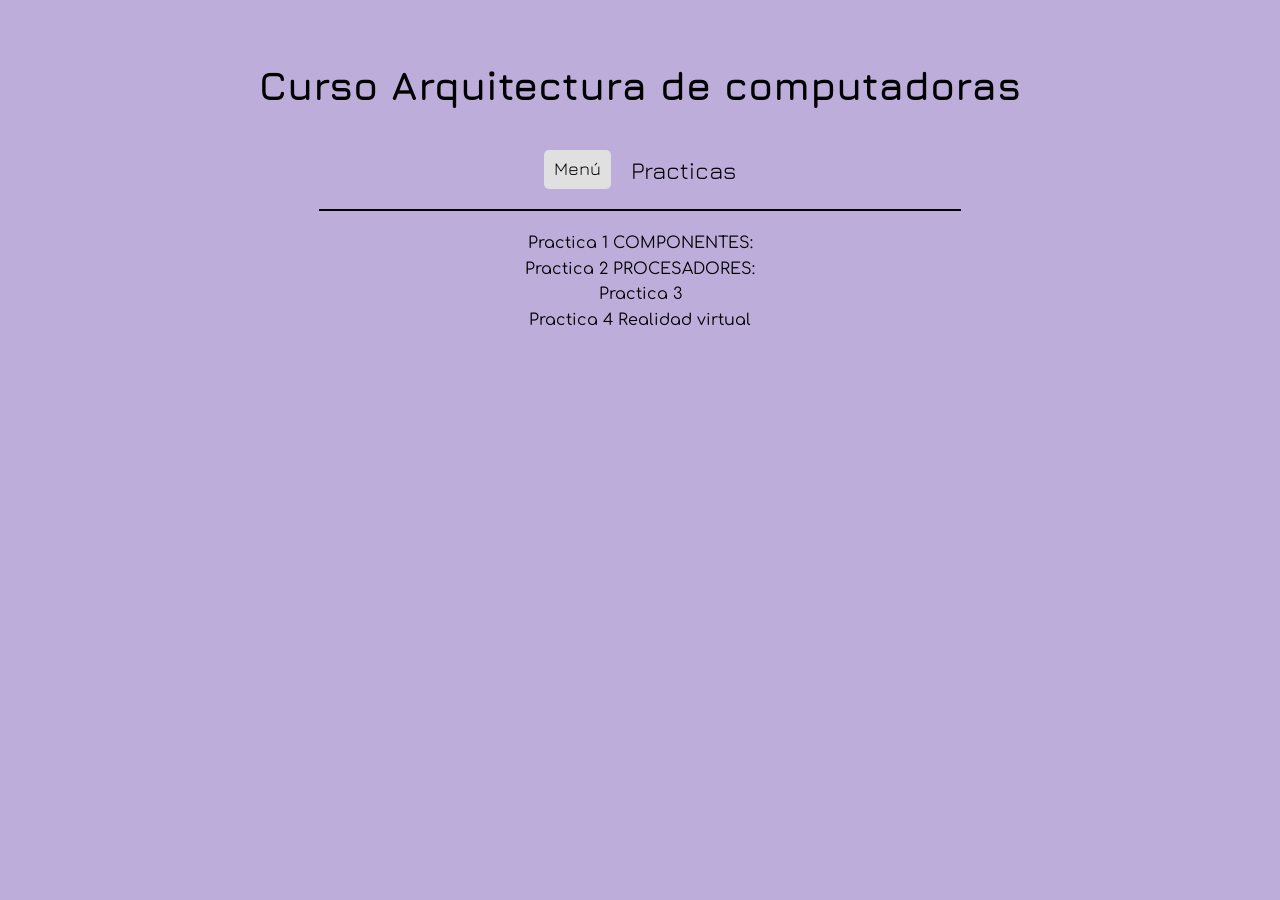
<file: Practicas.html>
﻿<!DOCTYPE html>
<html lang="en" xmlns="http://www.w3.org/1999/xhtml">
<head>
    <meta charset="utf-8" />
    <title>Practicas</title>
    <link rel="stylesheet" href="style.css">
</head>
<body>
    <header>
        <nav>
            <h1>Curso Arquitectura de computadoras</h1>
            <div class="section-title">
                <a href="index.html" class="button">Menú</a>
                <span>Practicas</span>
            </div>
            <hr style="width: 80%; margin: 20px auto; border: 1px solid #000;">
        </nav>
    </header>
    <nav>
        Practica 1 COMPONENTES: <br>
        Practica 2 PROCESADORES:<br>
        Practica 3  <br>
        Practica 4 Realidad virtual<br>
    </nav>
</body>
</html>
</file>
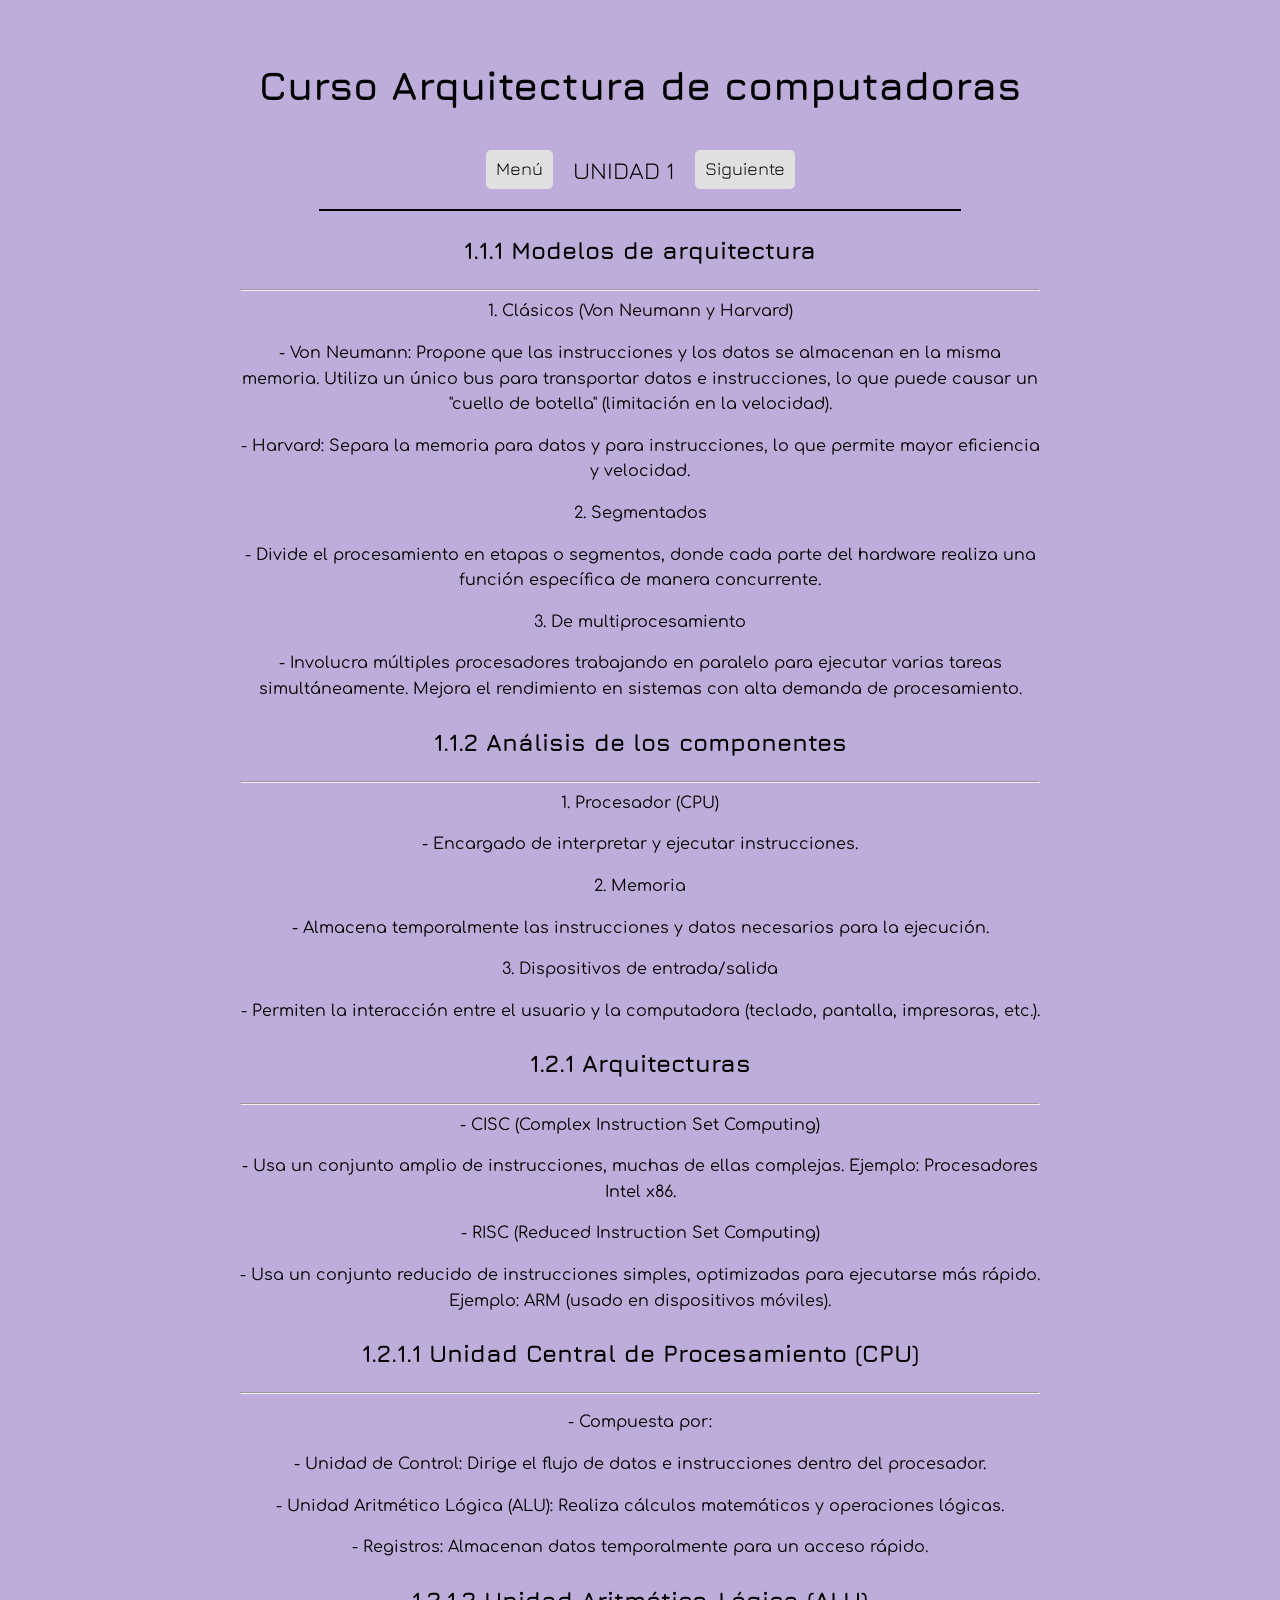
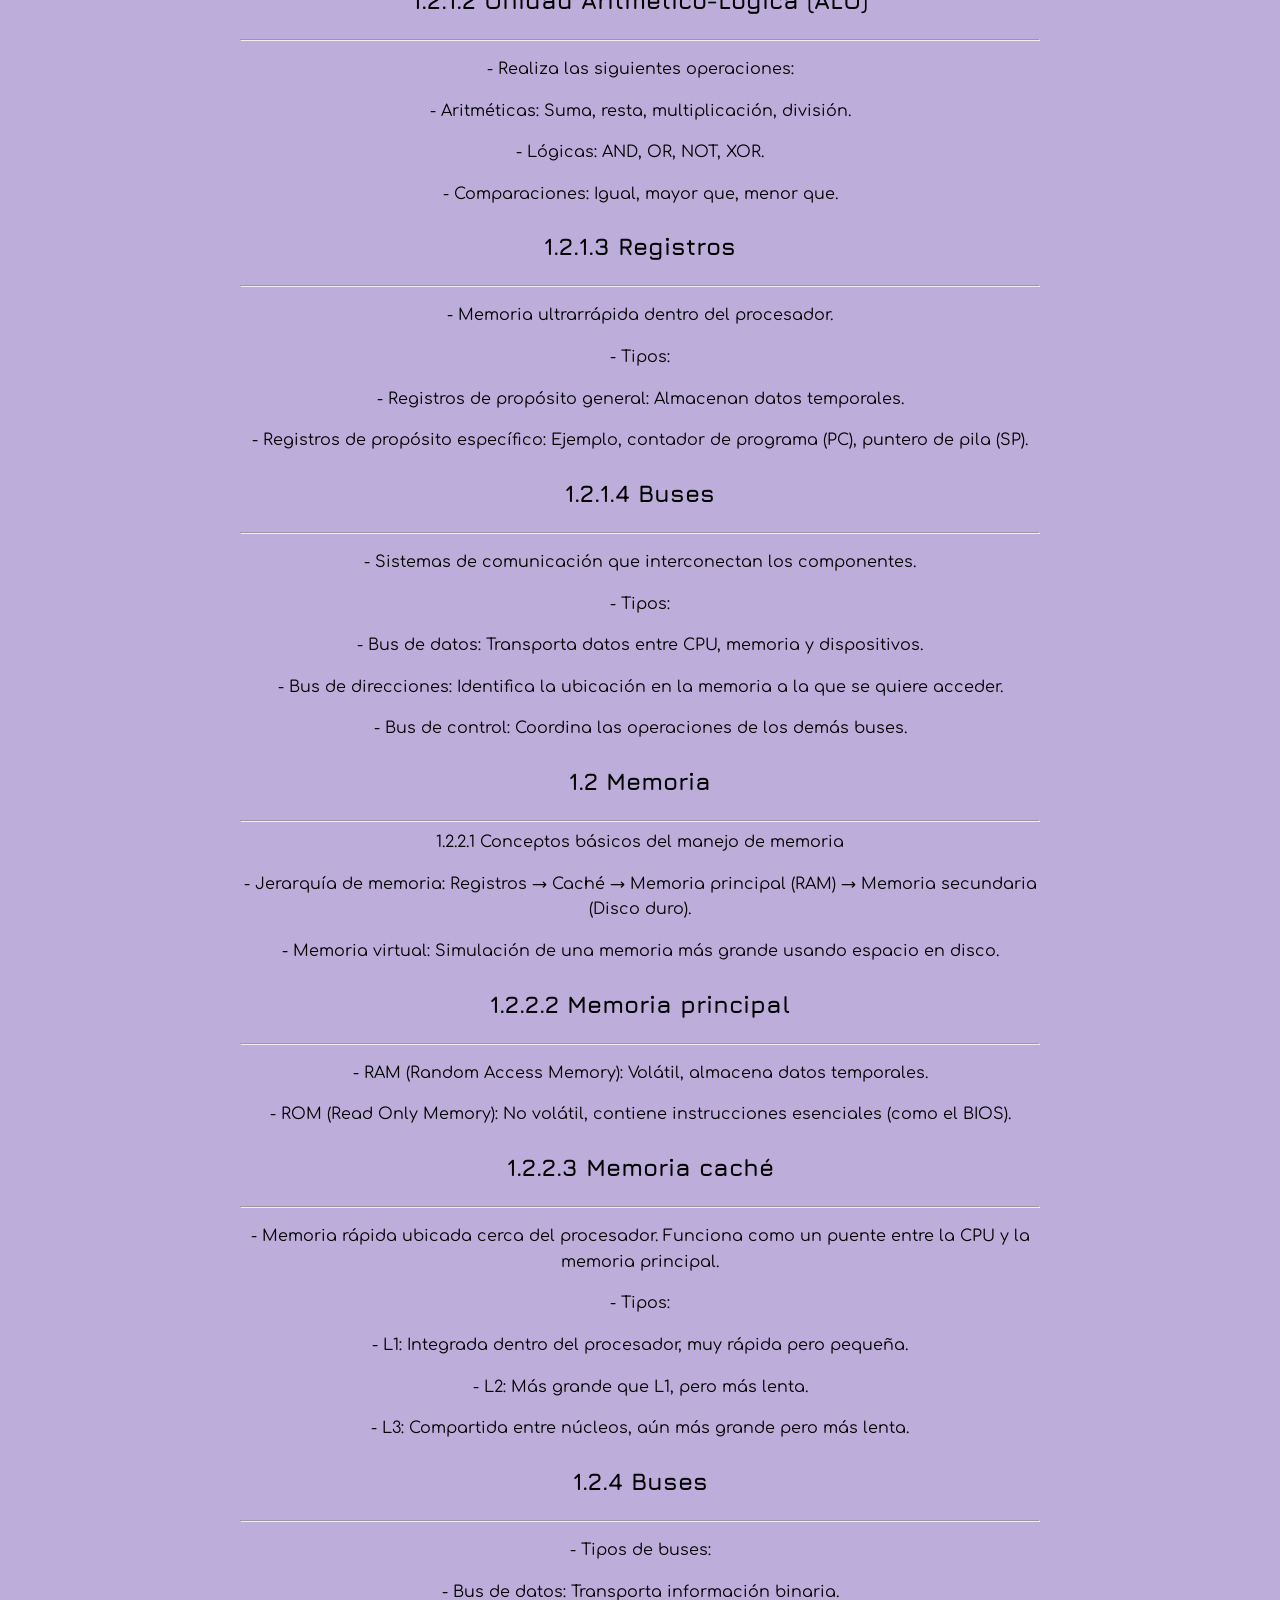
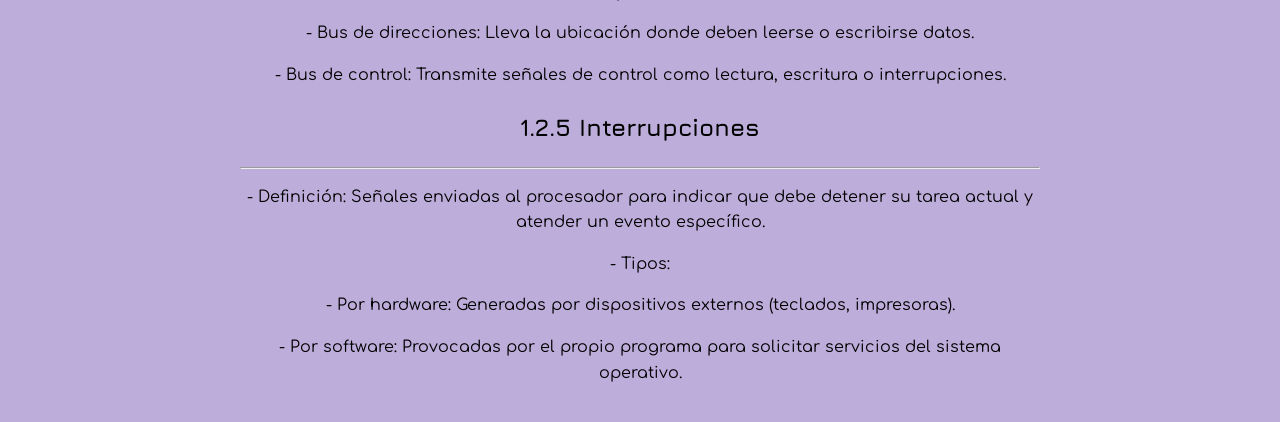
<file: Unidad1.html>
﻿<!DOCTYPE html>
<html lang="en" xmlns="http://www.w3.org/1999/xhtml">
<head>
    <meta charset="utf-8" />
    <title>Unidad 1</title>
    <link rel="stylesheet" href="style.css">
</head>
<body>
    <header>
        <nav>
            <h1>Curso Arquitectura de computadoras</h1>
            <div class="section-title">
                <a href="index.html" class="button">Menú</a>
                <span>UNIDAD 1</span>
                <a href="Unidad2.html" class="button">Siguiente</a>
            </div>
            <hr style="width: 80%; margin: 20px auto; border: 1px solid #000;">
        </nav>
    </header>
    <nav>
        <h2>1.1.1 Modelos de arquitectura</h2><hr />
        <h>1. Clásicos (Von Neumann y Harvard)</h>
        <p>- Von Neumann: Propone que las instrucciones y los datos se almacenan en la misma memoria. Utiliza un único bus para transportar datos e instrucciones, lo que puede causar un "cuello de botella" (limitación en la velocidad).<br></p>
        <p>- Harvard: Separa la memoria para datos y para instrucciones, lo que permite mayor eficiencia y velocidad.<br></p>

        <h>2. Segmentados</h>
        <p>- Divide el procesamiento en etapas o segmentos, donde cada parte del hardware realiza una función específica de manera concurrente.<br></p>

        <h>3. De multiprocesamiento</h>
        <p>- Involucra múltiples procesadores trabajando en paralelo para ejecutar varias tareas simultáneamente. Mejora el rendimiento en sistemas con alta demanda de procesamiento.<br></p>

        <h2>1.1.2 Análisis de los componentes</h2><hr />
        <h>1. Procesador (CPU)</h>
        <p>- Encargado de interpretar y ejecutar instrucciones.<br></p>

        <h>2. Memoria</h>
        <p>- Almacena temporalmente las instrucciones y datos necesarios para la ejecución.<br></p>

        <h>3. Dispositivos de entrada/salida</h>
        <p>- Permiten la interacción entre el usuario y la computadora (teclado, pantalla, impresoras, etc.).<br></p>

        <h2>1.2.1 Arquitecturas</h2><hr />
        <h>- CISC (Complex Instruction Set Computing)</h>
        <p>- Usa un conjunto amplio de instrucciones, muchas de ellas complejas. Ejemplo: Procesadores Intel x86.<br></p>

        <h>- RISC (Reduced Instruction Set Computing)</h>
        <p>- Usa un conjunto reducido de instrucciones simples, optimizadas para ejecutarse más rápido. Ejemplo: ARM (usado en dispositivos móviles).<br></p>

        <h2>1.2.1.1 Unidad Central de Procesamiento (CPU)</h2><hr />
        <p>- Compuesta por:<br></p>
        <p>- Unidad de Control: Dirige el flujo de datos e instrucciones dentro del procesador.<br></p>
        <p>- Unidad Aritmético Lógica (ALU): Realiza cálculos matemáticos y operaciones lógicas.<br></p>
        <p>- Registros: Almacenan datos temporalmente para un acceso rápido.<br></p>

        <h2>1.2.1.2 Unidad Aritmético-Lógica (ALU)</h2><hr />
        <p>- Realiza las siguientes operaciones:<br></p>
        <p>- Aritméticas: Suma, resta, multiplicación, división.<br></p>
        <p>- Lógicas: AND, OR, NOT, XOR.<br></p>
        <p>- Comparaciones: Igual, mayor que, menor que.<br></p>

        <h2>1.2.1.3 Registros</h2><hr />
        <p>- Memoria ultrarrápida dentro del procesador.<br></p>
        <p>- Tipos:<br></p>
        <p>- Registros de propósito general: Almacenan datos temporales.<br></p>
        <p>- Registros de propósito específico: Ejemplo, contador de programa (PC), puntero de pila (SP).<br></p>

        <h2>1.2.1.4 Buses</h2><hr />
        <p>- Sistemas de comunicación que interconectan los componentes.<br></p>
        <p>- Tipos:<br></p>
        <p>- Bus de datos: Transporta datos entre CPU, memoria y dispositivos.<br></p>
        <p>- Bus de direcciones: Identifica la ubicación en la memoria a la que se quiere acceder.<br></p>
        <p>- Bus de control: Coordina las operaciones de los demás buses.<br></p>

        <h2>1.2 Memoria</h2><hr />
        <h>1.2.2.1 Conceptos básicos del manejo de memoria</h>
        <p>- Jerarquía de memoria: Registros → Caché → Memoria principal (RAM) → Memoria secundaria (Disco duro).<br></p>
        <p>- Memoria virtual: Simulación de una memoria más grande usando espacio en disco.<br></p>

        <h2>1.2.2.2 Memoria principal</h2><hr/>
        <p>- RAM (Random Access Memory): Volátil, almacena datos temporales.<br></p>
        <p>- ROM (Read Only Memory): No volátil, contiene instrucciones esenciales (como el BIOS).<br></p>

        <h2>1.2.2.3 Memoria caché</h2><hr />
        <p>- Memoria rápida ubicada cerca del procesador. Funciona como un puente entre la CPU y la memoria principal.<br></p>
        <p>- Tipos:<br></p>
        <p>- L1: Integrada dentro del procesador, muy rápida pero pequeña.<br></p>
        <p>- L2: Más grande que L1, pero más lenta.<br></p>
        <p>- L3: Compartida entre núcleos, aún más grande pero más lenta.<br></p>

        <h2>1.2.4 Buses</h2><hr />
        <p>- Tipos de buses:<br></p>
        <p>- Bus de datos: Transporta información binaria.<br></p>
        <p>- Bus de direcciones: Lleva la ubicación donde deben leerse o escribirse datos.<br></p>
        <p>- Bus de control: Transmite señales de control como lectura, escritura o interrupciones.<br></p>

        <h2>1.2.5 Interrupciones</h2><hr />
        <p>- Definición: Señales enviadas al procesador para indicar que debe detener su tarea actual y atender un evento específico.<br></p>
        <p>- Tipos:<br></p>
        <p>- Por hardware: Generadas por dispositivos externos (teclados, impresoras).<br></p>
        <p>- Por software: Provocadas por el propio programa para solicitar servicios del sistema operativo.<br></p>

    </nav>
</body>
</html>
</file>
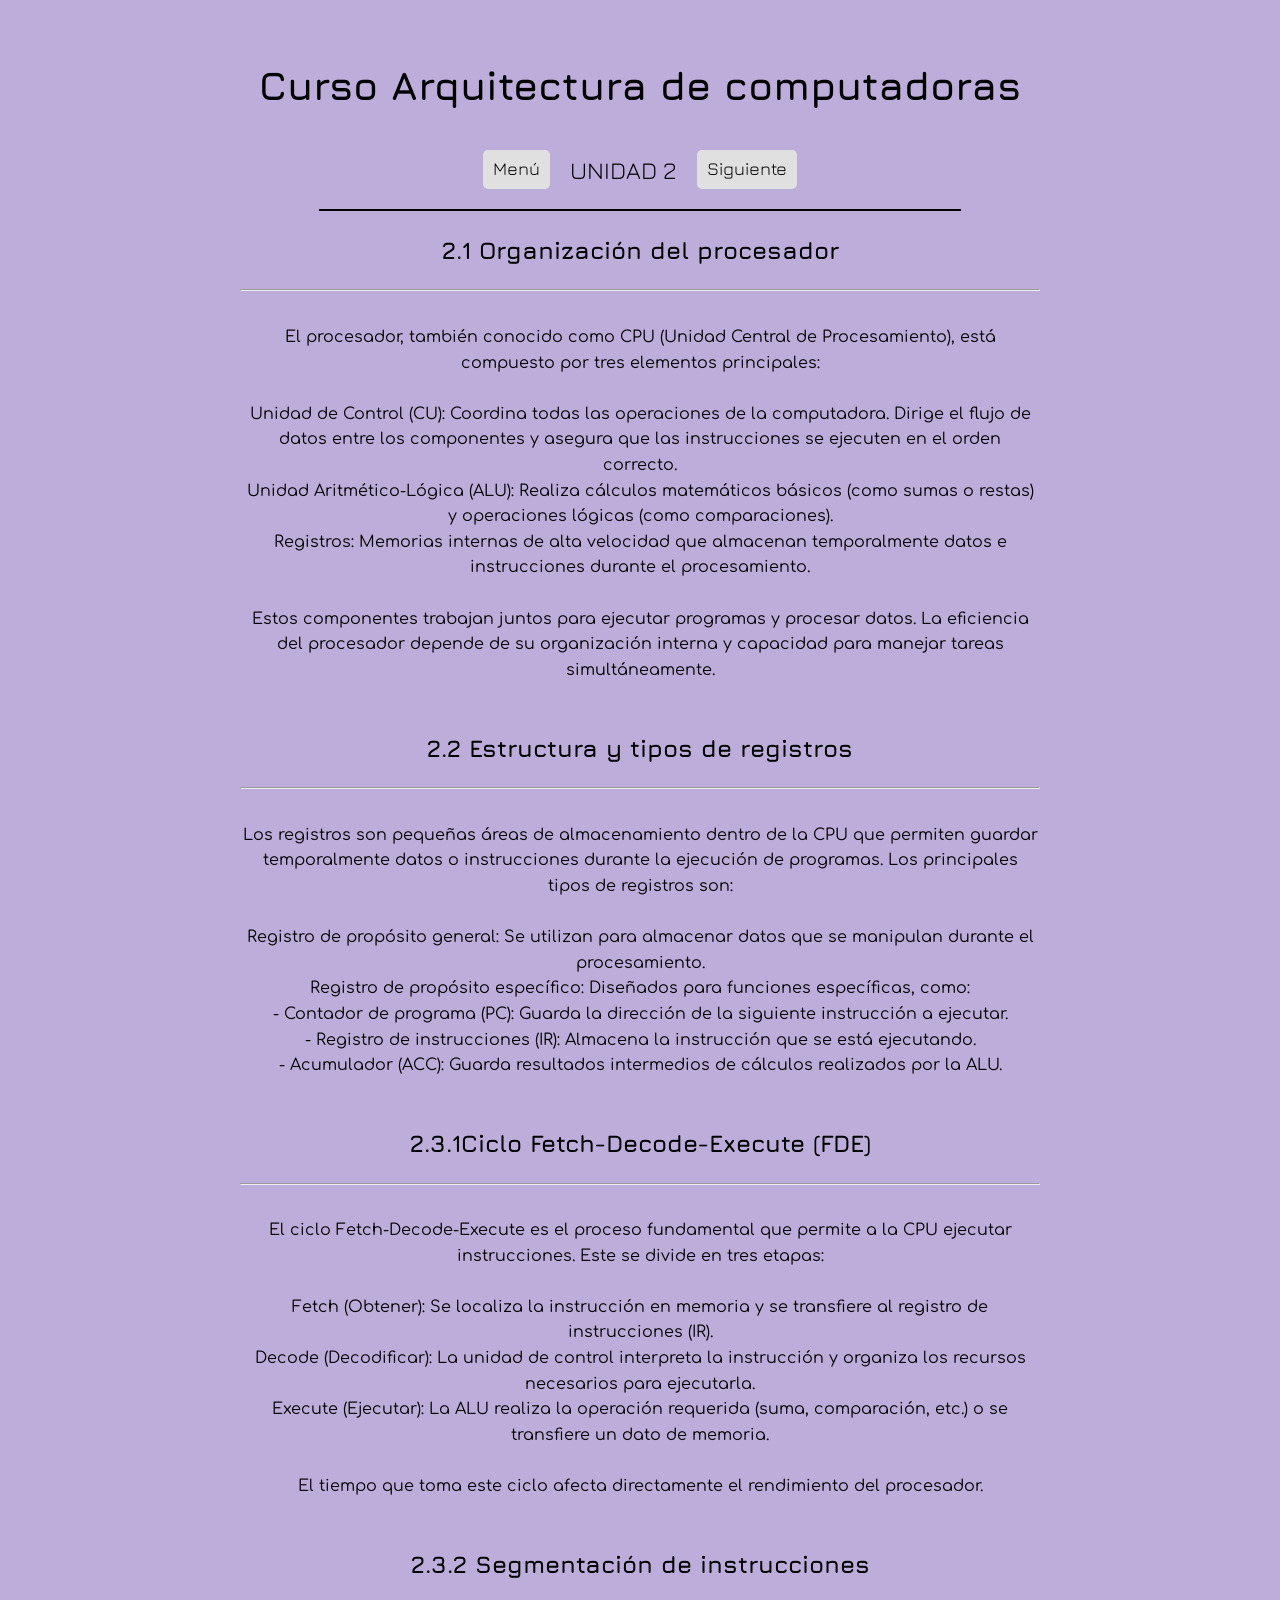
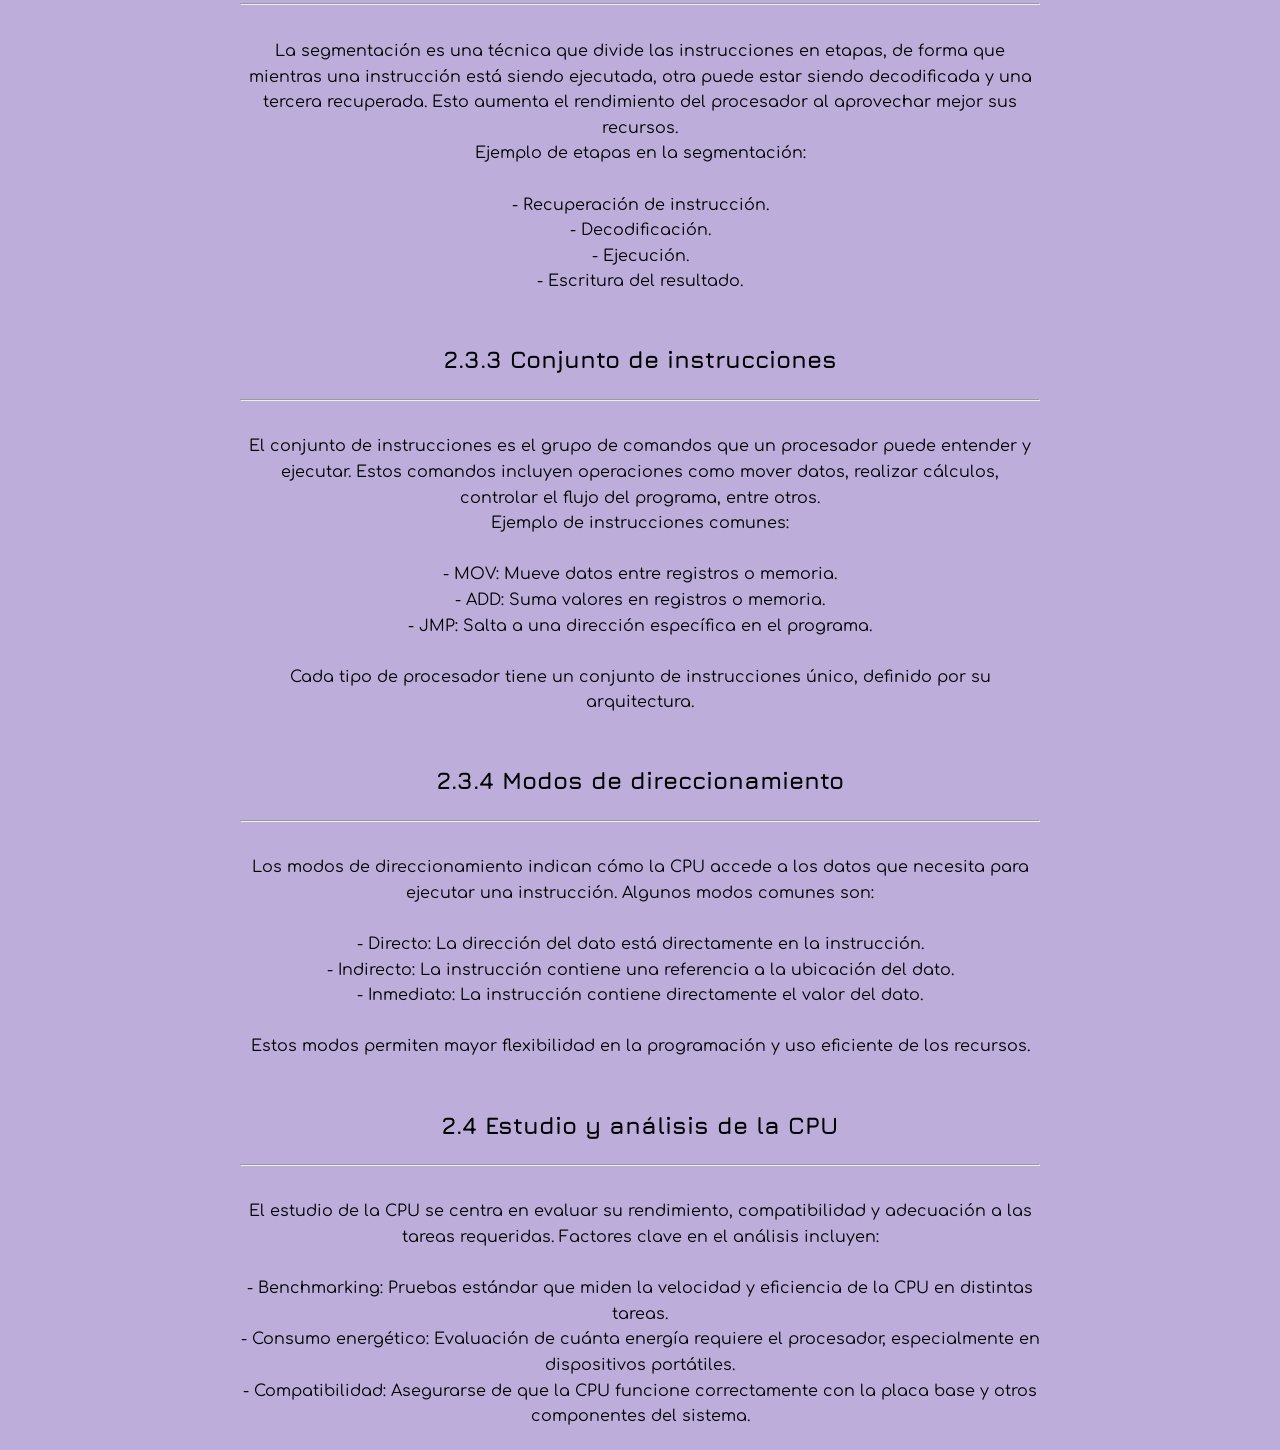
<file: Unidad2.html>
﻿<!DOCTYPE html>
<html lang="en" xmlns="http://www.w3.org/1999/xhtml">
<head>
    <meta charset="utf-8" />
    <title>Unidad 2</title>
    <link rel="stylesheet" href="style.css">
</head>
<body>
    <header>
        <nav>
            <h1>Curso Arquitectura de computadoras</h1>
            <div class="section-title">
                <a href="index.html" class="button">Menú</a>
                <span>UNIDAD 2</span>
                <a href="Unidad3.html" class="button">Siguiente</a>
            </div>
            <hr style="width: 80%; margin: 20px auto; border: 1px solid #000;">
        </nav>
    </header>
    <nav>
        <h2>2.1 Organización del procesador</h2><hr />
        <br>
        El procesador, también conocido como CPU (Unidad Central de Procesamiento), está compuesto por tres elementos principales:<br><br>
        Unidad de Control (CU): Coordina todas las operaciones de la computadora. Dirige el flujo de datos entre los componentes y asegura que las instrucciones se ejecuten en el orden correcto.<br>
        Unidad Aritmético-Lógica (ALU): Realiza cálculos matemáticos básicos (como sumas o restas) y operaciones lógicas (como comparaciones).<br>
        Registros: Memorias internas de alta velocidad que almacenan temporalmente datos e instrucciones durante el procesamiento.<br><br>
        Estos componentes trabajan juntos para ejecutar programas y procesar datos. La eficiencia del procesador depende de su organización interna y capacidad para manejar tareas simultáneamente.<br><br>

        <h2>2.2 Estructura y tipos de registros</h2><hr />
        <br>
        Los registros son pequeñas áreas de almacenamiento dentro de la CPU que permiten guardar temporalmente datos o instrucciones durante la ejecución de programas. Los principales tipos de registros son:<br><br>
        Registro de propósito general: Se utilizan para almacenar datos que se manipulan durante el procesamiento.<br>
        Registro de propósito específico: Diseñados para funciones específicas, como:<br>
        - Contador de programa (PC): Guarda la dirección de la siguiente instrucción a ejecutar.<br>
        - Registro de instrucciones (IR): Almacena la instrucción que se está ejecutando.<br>
        - Acumulador (ACC): Guarda resultados intermedios de cálculos realizados por la ALU.<br><br>

        <h2>2.3.1Ciclo Fetch-Decode-Execute (FDE)</h2><hr />
        <br>
        El ciclo Fetch-Decode-Execute es el proceso fundamental que permite a la CPU ejecutar instrucciones. Este se divide en tres etapas:<br><br>
        Fetch (Obtener): Se localiza la instrucción en memoria y se transfiere al registro de instrucciones (IR).<br>
        Decode (Decodificar): La unidad de control interpreta la instrucción y organiza los recursos necesarios para ejecutarla.<br>
        Execute (Ejecutar): La ALU realiza la operación requerida (suma, comparación, etc.) o se transfiere un dato de memoria.<br><br>
        El tiempo que toma este ciclo afecta directamente el rendimiento del procesador.<br><br>

        <h2>2.3.2 Segmentación de instrucciones</h2><hr />
        <br>
        La segmentación es una técnica que divide las instrucciones en etapas, de forma que mientras una instrucción está siendo ejecutada, otra puede estar siendo decodificada y una tercera recuperada. Esto aumenta el rendimiento del procesador al aprovechar mejor sus recursos.<br>
        Ejemplo de etapas en la segmentación:<br><br>
        - Recuperación de instrucción.<br>
        - Decodificación.<br>
        - Ejecución.<br>
        - Escritura del resultado.<br><br>

        <h2>2.3.3 Conjunto de instrucciones</h2><hr />
        <br>
        El conjunto de instrucciones es el grupo de comandos que un procesador puede entender y ejecutar. Estos comandos incluyen operaciones como mover datos, realizar cálculos, controlar el flujo del programa, entre otros.<br>
        Ejemplo de instrucciones comunes:<br><br>
        - MOV: Mueve datos entre registros o memoria.<br>
        - ADD: Suma valores en registros o memoria.<br>
        - JMP: Salta a una dirección específica en el programa.<br><br>
        Cada tipo de procesador tiene un conjunto de instrucciones único, definido por su arquitectura.<br><br>
        
        <h2>2.3.4 Modos de direccionamiento</h2><hr />
        <br>
        Los modos de direccionamiento indican cómo la CPU accede a los datos que necesita para ejecutar una instrucción. Algunos modos comunes son:<br><br>
        - Directo: La dirección del dato está directamente en la instrucción.<br>
        - Indirecto: La instrucción contiene una referencia a la ubicación del dato.<br>
        - Inmediato: La instrucción contiene directamente el valor del dato.<br><br>
        Estos modos permiten mayor flexibilidad en la programación y uso eficiente de los recursos.<br><br>

        <h2>2.4 Estudio y análisis de la CPU</h2><hr />
        <br>
        El estudio de la CPU se centra en evaluar su rendimiento, compatibilidad y adecuación a las tareas requeridas. Factores clave en el análisis incluyen:<br><br>
        - Benchmarking: Pruebas estándar que miden la velocidad y eficiencia de la CPU en distintas tareas.<br>
        - Consumo energético: Evaluación de cuánta energía requiere el procesador, especialmente en dispositivos portátiles.<br>
        - Compatibilidad: Asegurarse de que la CPU funcione correctamente con la placa base y otros componentes del sistema.<br>

    </nav>
</body>
</html>
</file>
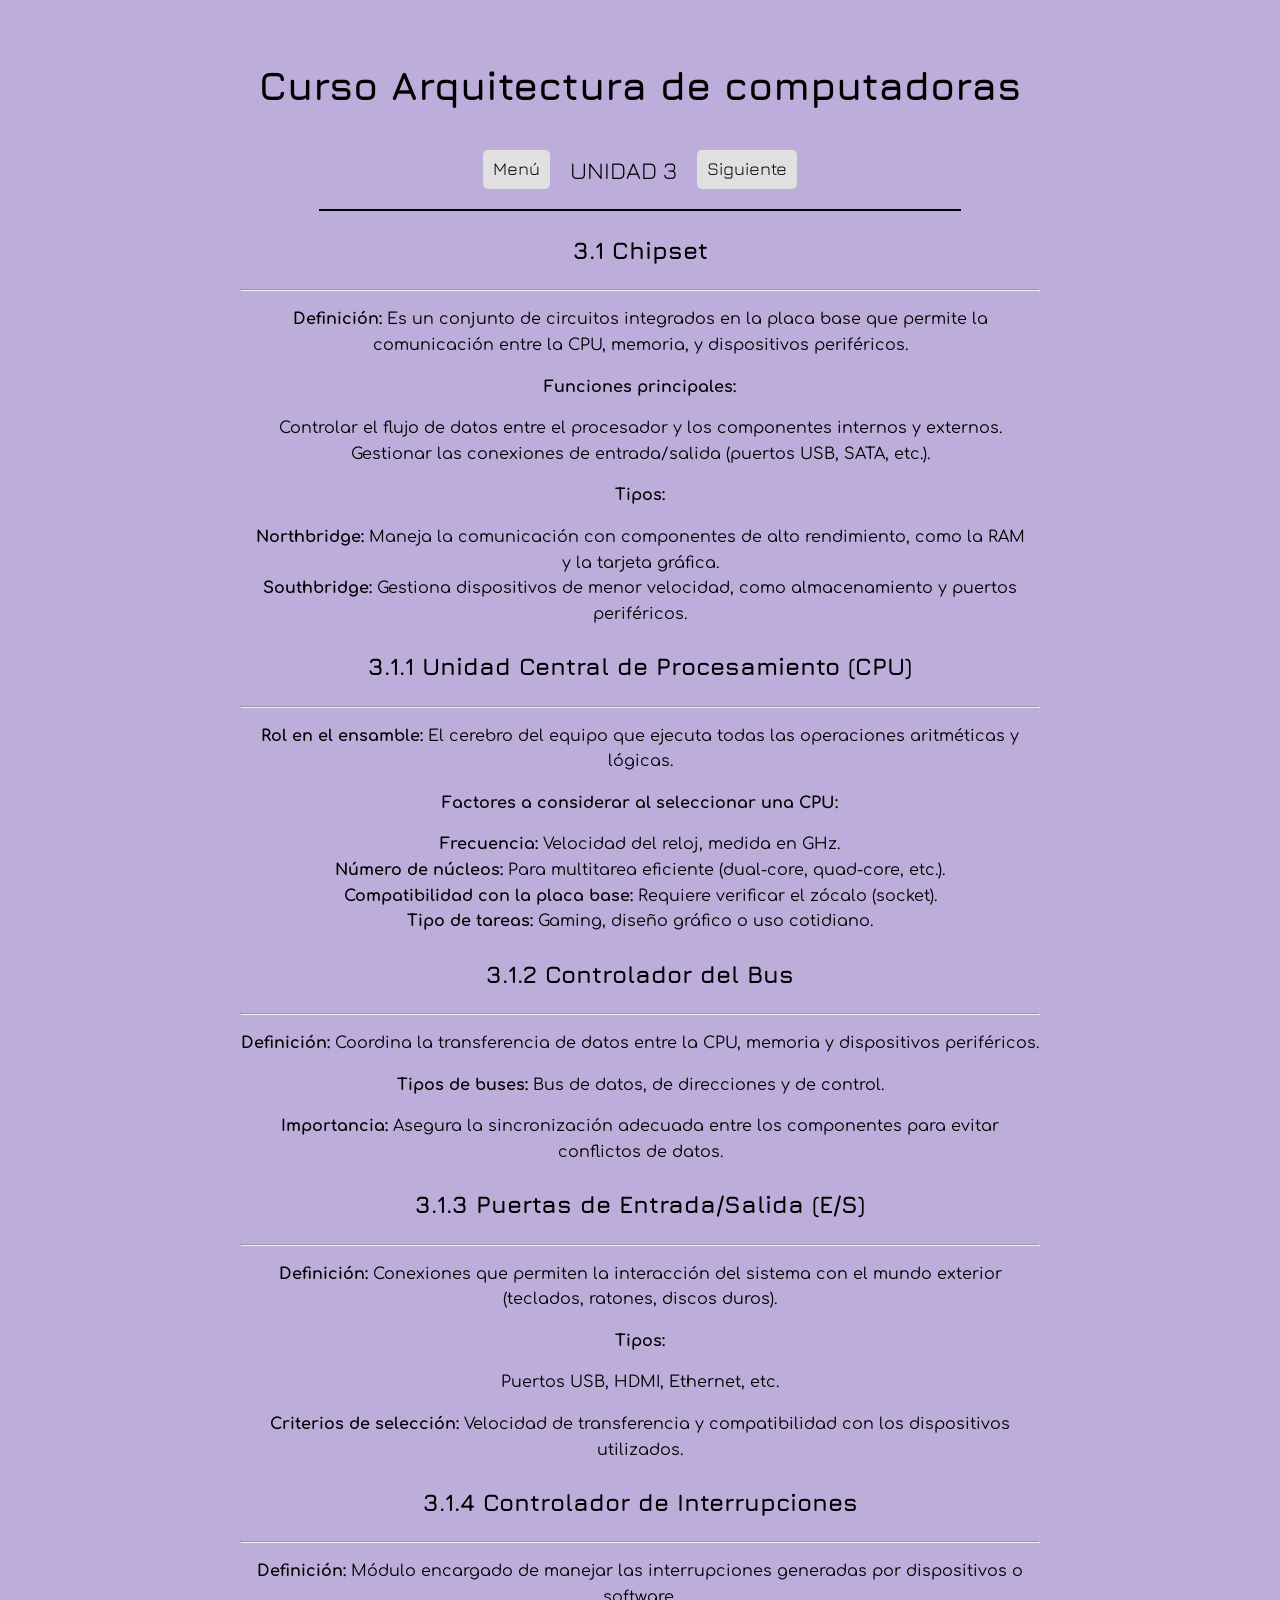
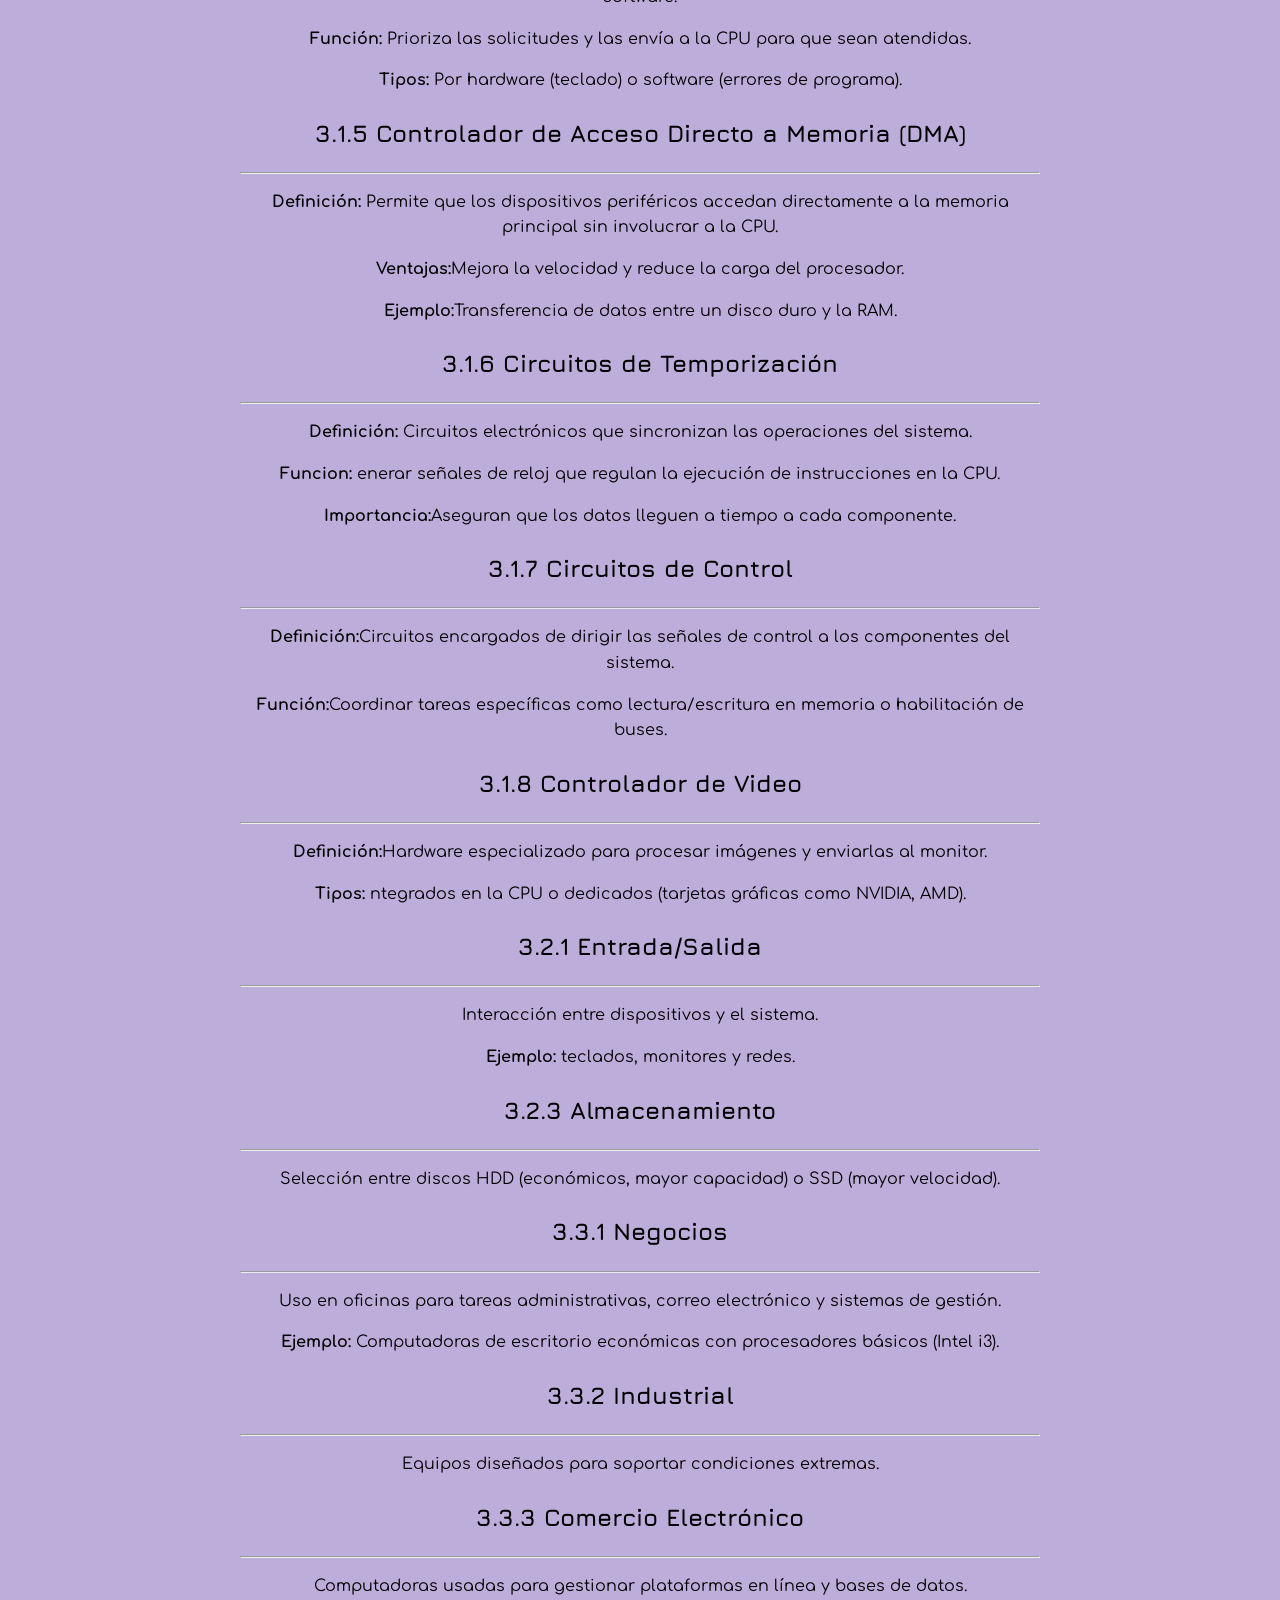
<file: Unidad3.html>
﻿<!DOCTYPE html>
<html lang="en" xmlns="http://www.w3.org/1999/xhtml">
<head>
    <meta charset="utf-8" />
    <title>Unidad 3</title>
    <link rel="stylesheet" href="style.css">
</head>
<body>
    <header>
        <nav>
            <h1>Curso Arquitectura de computadoras</h1>
            <div class="section-title">
                <a href="index.html" class="button">Menú</a>
                <span>UNIDAD 3</span>
                <a href="Unidad4.html" class="button">Siguiente</a>
            </div>
            <hr style="width: 80%; margin: 20px auto; border: 1px solid #000;">
        </nav>
    </header>
    <nav>
        <h2>3.1 Chipset</h2>
        <hr>
        <p><strong>Definición:</strong> Es un conjunto de circuitos integrados en la placa base que permite la comunicación entre la CPU, memoria, y dispositivos periféricos.</p>
        <p><strong>Funciones principales:</strong></p>
        <ul>
            <li>Controlar el flujo de datos entre el procesador y los componentes internos y externos.</li>
            <li>Gestionar las conexiones de entrada/salida (puertos USB, SATA, etc.).</li>
        </ul>
        <p><strong>Tipos:</strong></p>
        <ul>
            <li><strong>Northbridge:</strong> Maneja la comunicación con componentes de alto rendimiento, como la RAM y la tarjeta gráfica.</li>
            <li><strong>Southbridge:</strong> Gestiona dispositivos de menor velocidad, como almacenamiento y puertos periféricos.</li>
        </ul>

        <h2>3.1.1 Unidad Central de Procesamiento (CPU)</h2>
        <hr>
        <p><strong>Rol en el ensamble:</strong> El cerebro del equipo que ejecuta todas las operaciones aritméticas y lógicas.</p>
        <p><strong>Factores a considerar al seleccionar una CPU:</strong></p>
        <ul>
            <li><strong>Frecuencia:</strong> Velocidad del reloj, medida en GHz.</li>
            <li><strong>Número de núcleos:</strong> Para multitarea eficiente (dual-core, quad-core, etc.).</li>
            <li><strong>Compatibilidad con la placa base:</strong> Requiere verificar el zócalo (socket).</li>
            <li><strong>Tipo de tareas:</strong> Gaming, diseño gráfico o uso cotidiano.</li>
        </ul>

        <h2>3.1.2 Controlador del Bus</h2>
        <hr>
        <p><strong>Definición:</strong> Coordina la transferencia de datos entre la CPU, memoria y dispositivos periféricos.</p>
        <p><strong>Tipos de buses:</strong> Bus de datos, de direcciones y de control.</p>
        <p><strong>Importancia:</strong> Asegura la sincronización adecuada entre los componentes para evitar conflictos de datos.</p>

        <h2>3.1.3 Puertas de Entrada/Salida (E/S)</h2>
        <hr>
        <p><strong>Definición:</strong> Conexiones que permiten la interacción del sistema con el mundo exterior (teclados, ratones, discos duros).</p>
        <p><strong>Tipos:</strong></p>
        <ul>
            <li>Puertos USB, HDMI, Ethernet, etc.</li>
        </ul>
        <p><strong>Criterios de selección:</strong> Velocidad de transferencia y compatibilidad con los dispositivos utilizados.</p>

        <h2>3.1.4 Controlador de Interrupciones</h2>
        <hr>
        <p><strong>Definición:</strong> Módulo encargado de manejar las interrupciones generadas por dispositivos o software.</p>
        <p><strong>Función:</strong> Prioriza las solicitudes y las envía a la CPU para que sean atendidas.</p>
        <p><strong>Tipos:</strong> Por hardware (teclado) o software (errores de programa).</p>

        <h2>3.1.5 Controlador de Acceso Directo a Memoria (DMA)</h2>
        <hr>
        <p><strong>Definición:</strong> Permite que los dispositivos periféricos accedan directamente a la memoria principal sin involucrar a la CPU.</p>
        <p><strong>Ventajas:</strong>Mejora la velocidad y reduce la carga del procesador.</p>
        <p><strong>Ejemplo:</strong>Transferencia de datos entre un disco duro y la RAM. </p>

        <h2>3.1.6 Circuitos de Temporización</h2>
        <hr>
        <p><strong>Definición:</strong> Circuitos electrónicos que sincronizan las operaciones del sistema.</p>
        <p><strong>Funcion:</strong> enerar señales de reloj que regulan la ejecución de instrucciones en la CPU.</p>
        <p><strong>Importancia:</strong>Aseguran que los datos lleguen a tiempo a cada componente.</p>

        <h2>3.1.7 Circuitos de Control</h2>
        <hr>
        <p><strong>Definición:</strong>Circuitos encargados de dirigir las señales de control a los componentes del sistema.</p>
        <p><strong>Función:</strong>Coordinar tareas específicas como lectura/escritura en memoria o habilitación de buses. </p>

        <h2>3.1.8 Controlador de Video</h2>
        <hr>
        <p><strong>Definición:</strong>Hardware especializado para procesar imágenes y enviarlas al monitor.</p>
        <p><strong>Tipos:</strong> ntegrados en la CPU o dedicados (tarjetas gráficas como NVIDIA, AMD).</p>

        <h2>3.2.1 Entrada/Salida</h2>
        <hr>
        <p>Interacción entre dispositivos y el sistema.</p>
        <p><strong>Ejemplo:</strong> teclados, monitores y redes.</p>

        <h2>3.2.3 Almacenamiento</h2><hr>
        <p>Selección entre discos HDD (económicos, mayor capacidad) o SSD (mayor velocidad).</p>

        <h2> 3.3.1 Negocios</h2><hr>
                                <p>Uso en oficinas para tareas administrativas, correo electrónico y sistemas de gestión.</p>
                                <p><strong>Ejemplo:</strong>  Computadoras de escritorio económicas con procesadores básicos (Intel i3).</p>
       
        <h2>3.3.2 Industrial</h2><hr>
        <p>Equipos diseñados para soportar condiciones extremas.</p>
        <h2>3.3.3 Comercio Electrónico</h2><hr>
        <p>Computadoras usadas para gestionar plataformas en línea y bases de datos.</p>
    </nav>
</body>
</html>
</file>
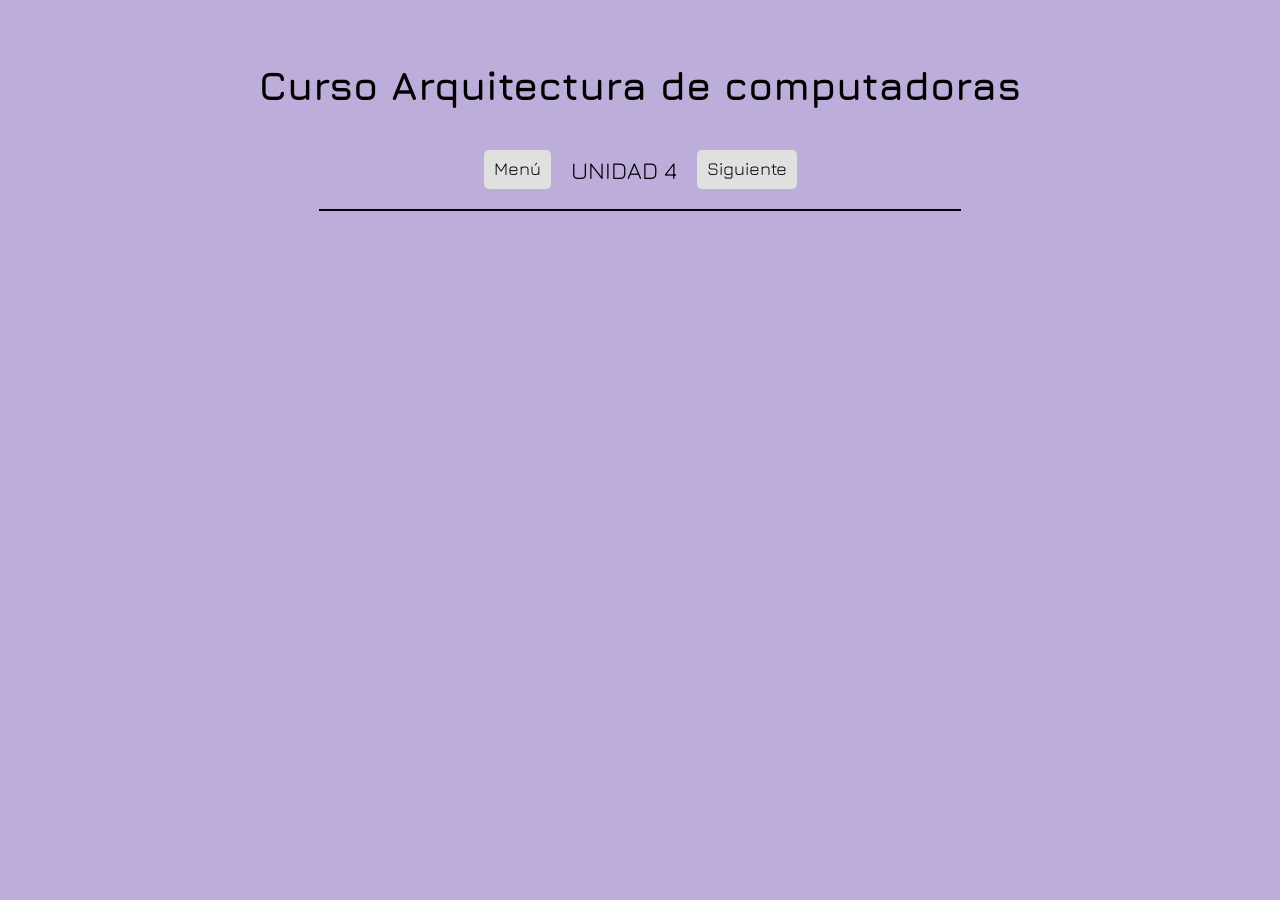
<file: Unidad4.html>
﻿<!DOCTYPE html>
<html lang="en" xmlns="http://www.w3.org/1999/xhtml">
<head>
    <meta charset="utf-8" />
    <title>Unidad 4</title>
    <link rel="stylesheet" href="style.css">
</head>
<body>
    <header>
        <nav>
            <h1>Curso Arquitectura de computadoras</h1>
            <div class="section-title">
                <a href="index.html" class="button">Menú</a>
                <span>UNIDAD 4</span>
                <a href="Unidad5.html" class="button">Siguiente</a>
            </div>
            <hr style="width: 80%; margin: 20px auto; border: 1px solid #000;">
        </nav>
    </header>
    <nav>
        <h></h>
    </nav>
</body>
</html>
</file>
<file: style.css>
﻿@import url('https://fonts.googleapis.com/css2?family=Jura:wght@300..700&display=swap');
@import url('https://fonts.googleapis.com/css2?family=Comfortaa:wght@300..700&display=swap');

body {
    background-color: #bdadda; /* Color de fondo */
    margin: 0;
    padding: 20px; /* Espacio interno para evitar contenido pegado al borde */
    font-family: "Comfortaa", sans-serif; /* Fuente general */
    max-width: 800px; /* Ancho máximo del contenido */
    margin: 0 auto; /* Centra horizontalmente */
    line-height: 1.6; /* Mejora la legibilidad del texto */
    text-align: justify;
}

h1 {
    font-family: "Jura", sans-serif; /* Fuente para el título */
    text-align: center;
    font-size: 40px; /* Tamaño más grande */
}

h2 {
    font-family: "Jura", sans-serif; /* Fuente para el título */
    text-align: center;
}

nav {
    text-align: center;
    margin-top: 20px;
}

    nav ul {
        list-style-type: none;
        padding: 0;
    }

        nav ul li {
            display: inline-block;
            margin: 0 15px;
        }

            nav ul li a {
                text-decoration: none;
                color: #000;
                font-size: 18px;
            }

                nav ul li a:hover {
                    color: #7400c6;
                }

.section-title {
    display: flex;
    justify-content: center;
    align-items: center;
    gap: 20px;
    font-family: "Jura", sans-serif;
    margin-top: 10px;
}

    .section-title span {
        font-size: 24px;
    }

/* Estilo de los botones */
.button {
    text-decoration: none;
    color: #000;
    font-size: 18px;
    padding: 5px 10px;
    background-color: #e0e0e0;
    border-radius: 5px;
}

    .button:hover {
        background-color: #d4c4f5;
        color: #7400c6;
    }
</file>
